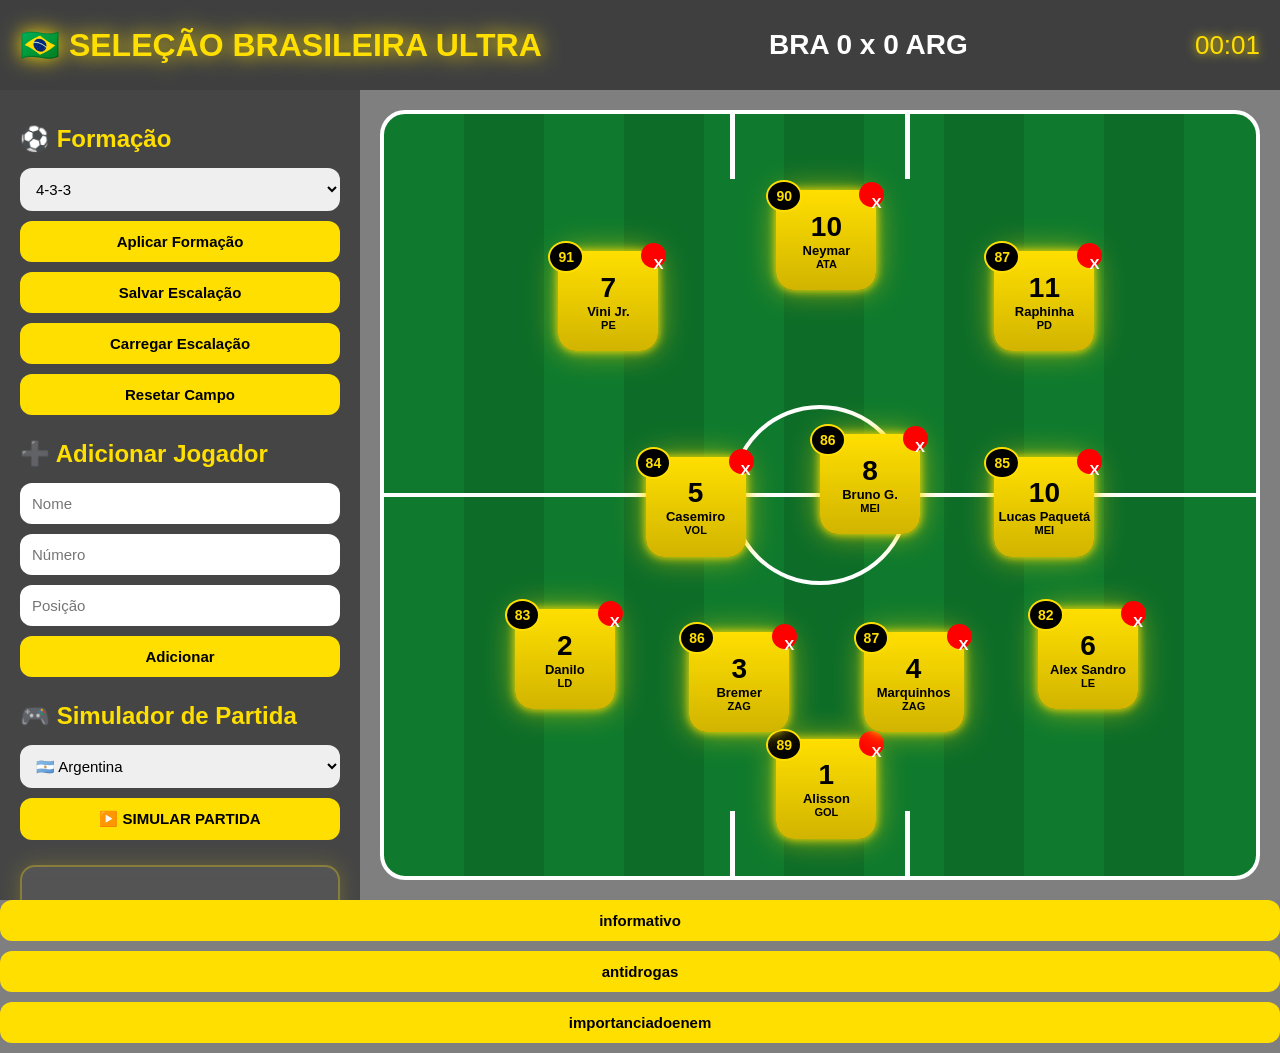
<file: index.html>
<!DOCTYPE html>
<html lang="pt-BR">

<head>

<meta charset="UTF-8">
<meta name="viewport" content="width=device-width, initial-scale=1.0">

<title>🇧🇷 Seleção Brasileira Ultra FIFA</title>

<style>

/* ========================================= */
/* RESET */
/* ========================================= */

*{
margin:0;
padding:0;
box-sizing:border-box;
font-family:Arial,sans-serif;
}

body{

background:
linear-gradient(rgba(0,0,0,.5),rgba(0,0,0,.5)),
url('https://images.unsplash.com/photo-1517466787929-bc90951d0974?q=80&w=1600');

background-size:cover;
background-position:center;

color:white;

overflow:hidden;

}

/* ========================================= */
/* INTRO */
/* ========================================= */

#intro{

position:fixed;

top:0;
left:0;

width:100%;
height:100%;

background:
linear-gradient(rgba(0,0,0,.85),rgba(0,0,0,.85)),
url('https://images.unsplash.com/photo-1517466787929-bc90951d0974?q=80&w=1600');

background-size:cover;
background-position:center;

display:flex;
justify-content:center;
align-items:center;

z-index:999999;

animation:sumirIntro 5s forwards;

}

.introConteudo{

text-align:center;

animation:zoomIntro 2s ease;

}

.logoIntro{

font-size:70px;

color:#ffdf00;

text-shadow:
0 0 20px #ffdf00,
0 0 40px #ffdf00,
0 0 80px white;

margin-bottom:20px;

animation:pulsar 1.5s infinite;

}

.subIntro{

font-size:28px;

letter-spacing:8px;

margin-bottom:40px;

}

.bolaIntro{

font-size:90px;

animation:girar 2s linear infinite;

}

/* ========================================= */
/* TOPO */
/* ========================================= */

.topo{

height:90px;

background:rgba(0,0,0,.5);

display:flex;
justify-content:space-between;
align-items:center;

padding:20px;

backdrop-filter:blur(10px);

}

.titulo{

font-size:32px;
font-weight:bold;

color:#ffdf00;

text-shadow:
0 0 20px #ffdf00;

}

.placar{

font-size:28px;
font-weight:bold;

}

.crono{

font-size:26px;

color:#ffdf00;

text-shadow:
0 0 10px #ffdf00;

}

/* ========================================= */
/* CONTAINER */
/* ========================================= */

.container{

display:flex;

height:calc(100vh - 90px);

}

/* ========================================= */
/* MENU */
/* ========================================= */

.menu{

width:360px;

background:rgba(0,0,0,.45);

backdrop-filter:blur(10px);

padding:20px;

overflow-y:auto;

}

.menu h2{

margin:15px 0;

color:#ffdf00;

}

/* BOTÕES */

button,
input,
select{

width:100%;

padding:12px;

margin-bottom:10px;

border:none;
border-radius:12px;

font-size:15px;

}

button{

background:#ffdf00;

font-weight:bold;

cursor:pointer;

transition:.2s;

}

button:hover{

transform:scale(1.03);

box-shadow:
0 0 20px #ffdf00;

}

/* ========================================= */
/* LISTA */
/* ========================================= */

.lista{

display:flex;
flex-direction:column;
gap:8px;

}

.item{

padding:10px;

border-radius:10px;

background:rgba(255,255,255,.08);

cursor:pointer;

transition:.2s;

}

.item:hover{

transform:translateX(5px);

background:rgba(255,255,255,.2);

}

.item b{

font-size:16px;
color:#ffdf00;

}

/* ========================================= */
/* CAMPO */
/* ========================================= */

.campo{

flex:1;

margin:20px;

position:relative;

border-radius:25px;

overflow:hidden;

border:4px solid white;

background:
repeating-linear-gradient(
90deg,
#0f7a2d 0px,
#0f7a2d 80px,
#0d6d28 80px,
#0d6d28 160px
);

}

/* LINHAS */

.linha-meio{

position:absolute;

width:100%;
height:4px;

background:white;

top:50%;

transform:translateY(-50%);

}

.centro{

position:absolute;

width:180px;
height:180px;

border:4px solid white;
border-radius:50%;

top:50%;
left:50%;

transform:translate(-50%,-50%);

}

/* GOLS */

.gol{

position:absolute;

width:180px;
height:70px;

left:50%;

transform:translateX(-50%);

border:5px solid white;

z-index:2;

}

.topo-gol{

top:-5px;

border-bottom:none;

}

.baixo-gol{

bottom:-5px;

border-top:none;

}

/* ========================================= */
/* JOGADORES */
/* ========================================= */

.jogador{

position:absolute;

width:100px;
height:100px;

background:
linear-gradient(#ffdf00,#d1b400);

color:black;

border-radius:18px;

display:flex;
flex-direction:column;
justify-content:center;
align-items:center;

cursor:grab;

font-weight:bold;

box-shadow:
0 0 10px #ffdf00,
0 0 30px rgba(255,223,0,.6);

transition:.15s;

user-select:none;

z-index:10;

}

.jogador:hover{

transform:scale(1.08);

}

.overall{

position:absolute;

top:-10px;
left:-10px;

background:black;

color:#ffdf00;

padding:6px 8px;

border-radius:50%;

font-size:14px;

border:2px solid #ffdf00;

}

.numero{

font-size:28px;

}

.nome{

font-size:13px;

}

.pos{

font-size:11px;

}

/* REMOVER */

.remover{

position:absolute;

top:-8px;
right:-8px;

width:25px;
height:25px;

border:none;
border-radius:50%;

background:red;

color:white;

cursor:pointer;

}

/* ========================================= */
/* RESULTADO */
/* ========================================= */

#resultadoPartida{

margin-top:15px;

padding:20px;

border-radius:15px;

background:
rgba(255,255,255,.08);

border:
2px solid rgba(255,223,0,.3);

font-size:18px;

font-weight:bold;

text-align:center;

color:white;

box-shadow:
0 0 20px rgba(255,223,0,.2);

min-height:120px;

display:flex;
justify-content:center;
align-items:center;

}

/* ========================================= */
/* GOL ANIMAÇÃO */
/* ========================================= */

.golAnimacao{

position:fixed;

top:40%;
left:50%;

transform:translateX(-50%);

font-size:80px;

font-weight:bold;

color:#ffdf00;

z-index:9999;

text-shadow:
0 0 20px #ffdf00,
0 0 40px white;

animation:golZoom 2s ease;

}

/* ========================================= */
/* ANIMAÇÕES */
/* ========================================= */

@keyframes girar{

from{
transform:rotate(0deg);
}

to{
transform:rotate(360deg);
}

}

@keyframes pulsar{

0%{
transform:scale(1);
}

50%{
transform:scale(1.1);
}

100%{
transform:scale(1);
}

}

@keyframes zoomIntro{

from{
transform:scale(.5);
opacity:0;
}

to{
transform:scale(1);
opacity:1;
}

}

@keyframes sumirIntro{

0%{
opacity:1;
visibility:visible;
}

80%{
opacity:1;
}

100%{
opacity:0;
visibility:hidden;
}

}

@keyframes golZoom{

0%{
transform:translateX(-50%) scale(.2);
opacity:0;
}

50%{
transform:translateX(-50%) scale(1.3);
opacity:1;
}

100%{
transform:translateX(-50%) scale(1);
opacity:0;
}

}

/* ========================================= */
/* MOBILE */
/* ========================================= */

@media(max-width:900px){

.container{
flex-direction:column;
}

.menu{
width:100%;
height:320px;
}

.campo{
margin:10px;
height:100%;
}

.logoIntro{
font-size:40px;
}

.subIntro{
font-size:18px;
}

}

</style>

</head>

<body>

<!-- INTRO -->

<div id="intro">

<div class="introConteudo">

<h1 class="logoIntro">
🇧🇷 SELEÇÃO BRASILEIRA
</h1>

<p class="subIntro">
ULTRA FIFA EXPERIENCE
</p>

<div class="bolaIntro">
⚽
</div>

</div>

</div>

<!-- TOPO -->

<div class="topo">

<div class="titulo">
🇧🇷 SELEÇÃO BRASILEIRA ULTRA
</div>

<div class="placar">
BRA 0 x 0 ARG
</div>

<div class="crono" id="cronometro">
00:00
</div>

</div>

<!-- CONTAINER -->

<div class="container">

<!-- MENU -->

<div class="menu">

<h2>⚽ Formação</h2>

<select id="formacao">

<option value="433">4-3-3</option>
<option value="442">4-4-2</option>
<option value="352">3-5-2</option>

</select>

<button onclick="mudarFormacao()">
Aplicar Formação
</button>

<button onclick="salvarEscalacao()">
Salvar Escalação
</button>

<button onclick="carregarEscalacao()">
Carregar Escalação
</button>

<button onclick="resetarCampo()">
Resetar Campo
</button>

<h2>➕ Adicionar Jogador</h2>

<input type="text" id="nome" placeholder="Nome">

<input type="number" id="numero" placeholder="Número">

<input type="text" id="posicao" placeholder="Posição">

<button onclick="adicionarJogador()">
Adicionar
</button>

<h2>🎮 Simulador de Partida</h2>

<select id="adversario">

<option value="Argentina">🇦🇷 Argentina</option>
<option value="França">🇫🇷 França</option>
<option value="Espanha">🇪🇸 Espanha</option>
<option value="Inglaterra">🏴 Inglaterra</option>
<option value="Alemanha">🇩🇪 Alemanha</option>
<option value="Portugal">🇵🇹 Portugal</option>
<option value="Uruguai">🇺🇾 Uruguai</option>

</select>

<button onclick="simularPartida()">
▶️ SIMULAR PARTIDA
</button>

<div id="resultadoPartida">
AGUARDANDO PARTIDA...
</div>

<h2>🪑 Banco de Reservas</h2>

<div class="lista" id="listaJogadores"></div>

</div>

<!-- CAMPO -->

<div class="campo" id="campo">

<div class="linha-meio"></div>

<div class="centro"></div>

<div class="gol topo-gol"></div>

<div class="gol baixo-gol"></div>

</div>

</div>

<!-- SOM -->

<audio id="torcida" loop>

<source src="https://cdn.pixabay.com/download/audio/2022/03/15/audio_4d4db9c2db.mp3?filename=stadium-crowd-ambience-110673.mp3">

</audio>

<script>

/* ========================================= */
/* JOGADORES */
/* ========================================= */

const jogadores = [

["Alisson",1,"GOL",89,"Liverpool"],
["Ederson",23,"GOL",88,"Fenerbahçe"],
["Weverton",12,"GOL",84,"Grêmio"],

["Alex Sandro",6,"LE",82,"Flamengo"],
["Bremer",3,"ZAG",86,"Juventus"],
["Danilo",2,"LD",83,"Flamengo"],
["Douglas Santos",16,"LE",81,"Zenit"],
["Gabriel Magalhães",14,"ZAG",87,"Arsenal"],
["Ibañez",15,"ZAG",84,"Al-Ahli"],
["Léo Pereira",4,"ZAG",82,"Flamengo"],
["Marquinhos",13,"ZAG",87,"PSG"],
["Wesley",22,"LD",80,"Roma"],

["Bruno Guimarães",8,"MEI",86,"Newcastle"],
["Casemiro",5,"VOL",84,"Manchester United"],
["Danilo Santos",17,"VOL",79,"Botafogo"],
["Fabinho",18,"VOL",83,"Al-Ittihad"],
["Lucas Paquetá",10,"MEI",85,"Flamengo"],

["Endrick",9,"ATA",82,"Lyon"],
["Gabriel Martinelli",11,"PE",86,"Arsenal"],
["Igor Thiago",19,"ATA",80,"Brentford"],
["Luiz Henrique",20,"PD",83,"Zenit"],
["Matheus Cunha",21,"ATA",84,"Manchester United"],
["Neymar",10,"ATA",90,"Santos"],
["Raphinha",7,"PD",87,"Barcelona"],
["Rayan",24,"ATA",78,"Bournemouth"],
["Vini Jr.",7,"PE",91,"Real Madrid"]

];

const lista =
document.getElementById("listaJogadores");

const campo =
document.getElementById("campo");

/* ========================================= */
/* BANCO */
/* ========================================= */

jogadores.forEach(j => {

const div =
document.createElement("div");

div.className = "item";

div.innerHTML =
`
<b>${j[0]}</b><br>
${j[4]} • ${j[2]} • OVR ${j[3]}
`;

div.onclick = ()=>{

document.getElementById("nome").value = j[0];
document.getElementById("numero").value = j[1];
document.getElementById("posicao").value = j[2];

};

lista.appendChild(div);

});

/* ========================================= */
/* CRIAR JOGADOR */
/* ========================================= */

function criarJogador(
nome,
numero,
pos,
overall,
top,
left
){

const jogador =
document.createElement("div");

jogador.className = "jogador";

jogador.style.top = top;
jogador.style.left = left;

jogador.innerHTML = `

<button class="remover">
X
</button>

<div class="overall">
${overall}
</div>

<div class="numero">
${numero}
</div>

<div class="nome">
${nome}
</div>

<div class="pos">
${pos}
</div>

`;

campo.appendChild(jogador);

jogador.querySelector(".remover")
.onclick = ()=>{

jogador.remove();

};

let segurando = false;

let offsetX, offsetY;

jogador.addEventListener(
"mousedown",
e=>{

segurando = true;

offsetX =
e.clientX - jogador.offsetLeft;

offsetY =
e.clientY - jogador.offsetTop;

});

document.addEventListener(
"mousemove",
e=>{

if(!segurando) return;

let x =
e.clientX - offsetX;

let y =
e.clientY - offsetY;

const maxX =
campo.clientWidth -
jogador.clientWidth;

const maxY =
campo.clientHeight -
jogador.clientHeight;

if(x < 0) x = 0;
if(y < 0) y = 0;

if(x > maxX) x = maxX;
if(y > maxY) y = maxY;

jogador.style.left =
x + "px";

jogador.style.top =
y + "px";

});

document.addEventListener(
"mouseup",
()=>{

segurando = false;

});

}

/* ========================================= */
/* ADICIONAR */
/* ========================================= */

function adicionarJogador(){

const nome =
document.getElementById("nome").value;

const numero =
document.getElementById("numero").value;

const pos =
document.getElementById("posicao").value;

if(!nome || !numero || !pos){

alert("Preencha tudo!");

return;

}

criarJogador(
nome,
numero,
pos,
80,
"40%",
"40%"
);

}

/* ========================================= */
/* RESET */
/* ========================================= */

function resetarCampo(){

document
.querySelectorAll(".jogador")
.forEach(j=>{

j.remove();

});

}

/* ========================================= */
/* SALVAR */
/* ========================================= */

function salvarEscalacao(){

const dados = [];

document
.querySelectorAll(".jogador")
.forEach(j=>{

dados.push({

html:j.innerHTML,
top:j.style.top,
left:j.style.left

});

});

localStorage.setItem(
"escalacaoBrasil",
JSON.stringify(dados)
);

alert("Escalação salva!");

}

/* ========================================= */
/* CARREGAR */
/* ========================================= */

function carregarEscalacao(){

resetarCampo();

const dados =
JSON.parse(
localStorage.getItem(
"escalacaoBrasil"
)
);

if(!dados) return;

dados.forEach(d=>{

const div =
document.createElement("div");

div.className = "jogador";

div.innerHTML = d.html;

div.style.top = d.top;
div.style.left = d.left;

campo.appendChild(div);

});

}

/* ========================================= */
/* FORMAÇÃO */
/* ========================================= */

function mudarFormacao(){

resetarCampo();

criarJogador(
"Alisson",1,"GOL",89,
"82%","45%"
);

criarJogador(
"Danilo",2,"LD",83,
"65%","15%"
);

criarJogador(
"Bremer",3,"ZAG",86,
"68%","35%"
);

criarJogador(
"Marquinhos",4,"ZAG",87,
"68%","55%"
);

criarJogador(
"Alex Sandro",6,"LE",82,
"65%","75%"
);

criarJogador(
"Casemiro",5,"VOL",84,
"45%","30%"
);

criarJogador(
"Bruno G.",8,"MEI",86,
"42%","50%"
);

criarJogador(
"Lucas Paquetá",10,"MEI",85,
"45%","70%"
);

criarJogador(
"Vini Jr.",7,"PE",91,
"18%","20%"
);

criarJogador(
"Neymar",10,"ATA",90,
"10%","45%"
);

criarJogador(
"Raphinha",11,"PD",87,
"18%","70%"
);

}

/* ========================================= */
/* SIMULADOR */
/* ========================================= */

function simularPartida(){

const adversario =
document.getElementById("adversario").value;

let soma = 0;

let nomesJogadores = [];

document
.querySelectorAll(".jogador")
.forEach(j=>{

const overall =
Number(
j.querySelector(".overall").innerHTML
);

const nome =
j.querySelector(".nome").innerHTML;

soma += overall;

nomesJogadores.push(nome);

});

let forcaBrasil =
Math.floor(soma / 11);

const forcas = {

"Argentina":89,
"França":90,
"Espanha":88,
"Inglaterra":87,
"Alemanha":86,
"Portugal":85,
"Uruguai":84

};

const forcaAdv =
forcas[adversario];

let golsBrasil =
Math.floor(Math.random()*4);

let golsAdv =
Math.floor(Math.random()*4);

if(forcaBrasil > forcaAdv){

golsBrasil++;

}

if(forcaAdv > forcaBrasil){

golsAdv++;

}

if(golsBrasil > 5)
golsBrasil = 5;

if(golsAdv > 5)
golsAdv = 5;

/* ARTILHEIROS */

let eventos = [];

for(let i=0;i<golsBrasil;i++){

const jogadorGol =
nomesJogadores[
Math.floor(
Math.random() *
nomesJogadores.length
)
];

const minuto =
Math.floor(Math.random()*90)+1;

eventos.push(
`${minuto}' ⚽ ${jogadorGol}`
);

}

eventos.sort();

/* RESULTADO */

const texto =
`
<div>
<h2>
🇧🇷 Brasil ${golsBrasil} x ${golsAdv} ${adversario}
</h2>

<br>

${eventos.join("<br>")}

</div>
`;

document.getElementById(
"resultadoPartida"
).innerHTML = texto;

document.querySelector(
".placar"
).innerHTML =
`BRA ${golsBrasil} x ${golsAdv} ${adversario.substring(0,3).toUpperCase()}`;

const gol =
document.createElement("div");

gol.className =
"golAnimacao";

if(golsBrasil > golsAdv){

gol.innerHTML =
"⚽ GOOOOOL DO BRASIL";

}else if(golsAdv > golsBrasil){

gol.innerHTML =
"😢 DERROTA";

}else{

gol.innerHTML =
"🤝 EMPATE";

}

document.body.appendChild(gol);

setTimeout(()=>{

gol.remove();

},2000);

document
.getElementById("torcida")
.play();

}

/* ========================================= */
/* CRONÔMETRO */
/* ========================================= */

let segundos = 0;

setInterval(()=>{

segundos++;

let min =
String(
Math.floor(segundos/60)
).padStart(2,"0");

let seg =
String(segundos%60)
.padStart(2,"0");

document.getElementById(
"cronometro"
).innerHTML =
`${min}:${seg}`;

},1000);

/* ========================================= */
/* SOM */
/* ========================================= */

document.body
.addEventListener(
"click",
()=>{

document
.getElementById("torcida")
.play();

},
{once:true}
);

/* ========================================= */
/* INTRO */
/* ========================================= */

setTimeout(()=>{

document.getElementById(
"intro"
).style.display = "none";

},5000);

/* ========================================= */
/* START */
/* ========================================= */

mudarFormacao();

</script>
  <div class="links">
  <a href="informativo.html"><button class="btn">informativo</button></a>
    <a href="antidrogas.html"><button class="btn">antidrogas</button></a>
    <a href="importanciadoenem.html"><button class="btn">importanciadoenem</button></a>
</body>
</html>
</file>
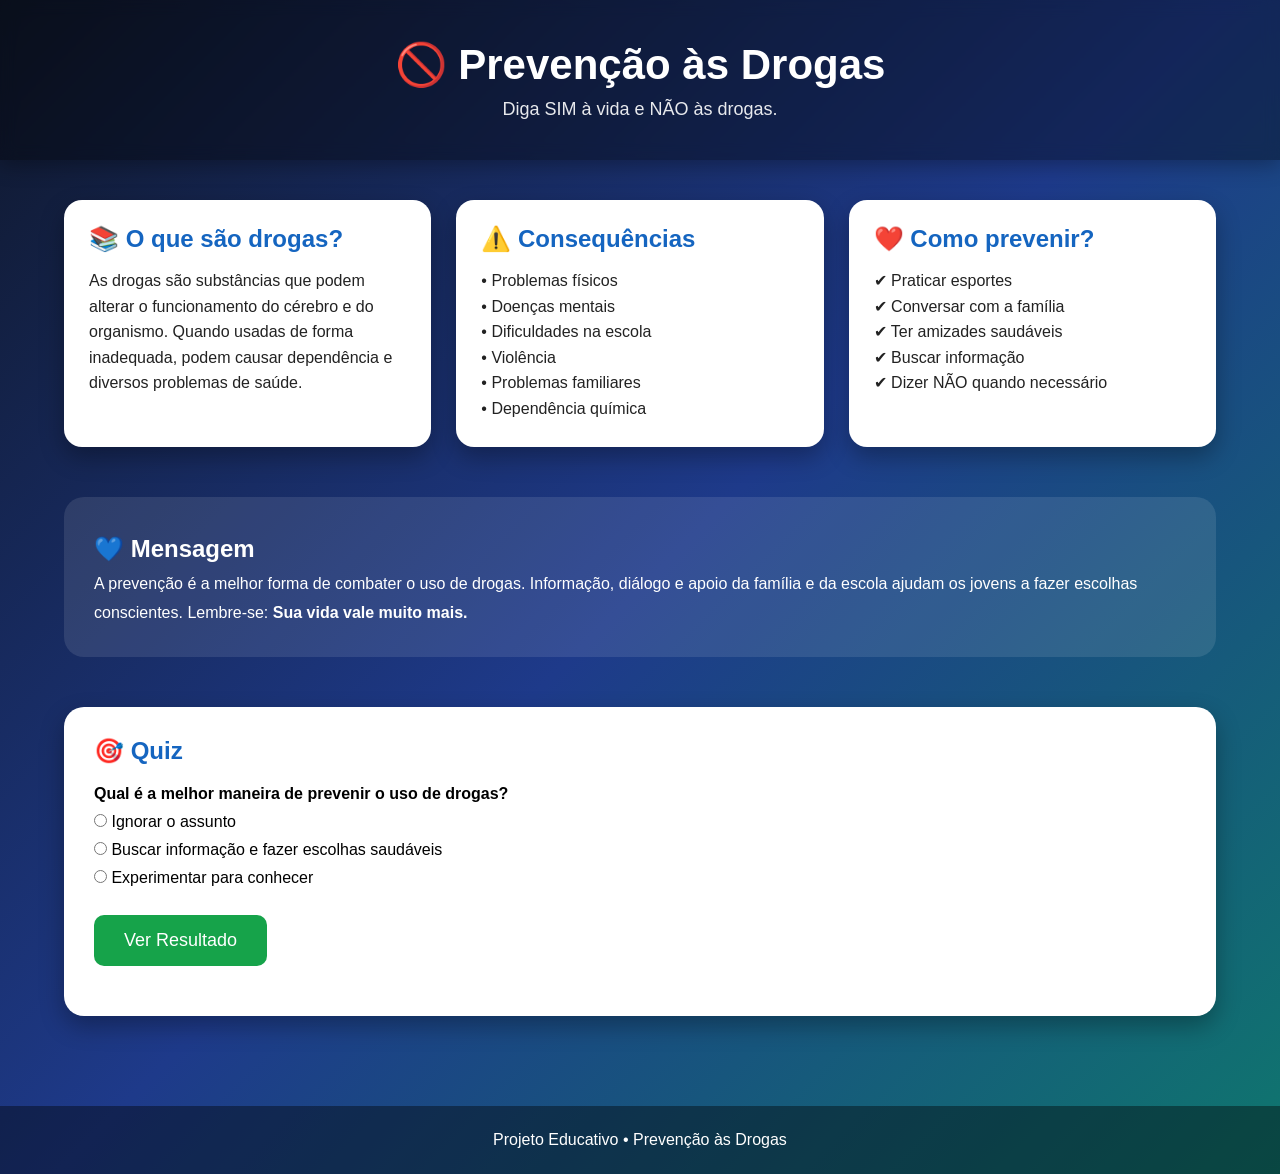
<file: antidrogas.html>
<!DOCTYPE html>
<html lang="pt-BR">
<head>
<meta charset="UTF-8">
<meta name="viewport" content="width=device-width, initial-scale=1.0">

<title>Prevenção às Drogas</title>

<style>

*{
margin:0;
padding:0;
box-sizing:border-box;
font-family:Arial,Helvetica,sans-serif;
}

body{
background:linear-gradient(135deg,#0f172a,#1e3a8a,#0f766e);
color:white;
}

header{
text-align:center;
padding:40px;
background:rgba(0,0,0,.35);
backdrop-filter:blur(8px);
box-shadow:0 5px 20px rgba(0,0,0,.3);
}

header h1{
font-size:42px;
margin-bottom:10px;
}

header p{
font-size:18px;
opacity:.9;
}

.container{
width:90%;
max-width:1200px;
margin:auto;
padding:40px 0;
}

.cards{
display:grid;
grid-template-columns:repeat(auto-fit,minmax(280px,1fr));
gap:25px;
}

.card{
background:white;
color:#222;
border-radius:18px;
padding:25px;
box-shadow:0 10px 25px rgba(0,0,0,.3);
transition:.4s;
}

.card:hover{
transform:translateY(-10px);
}

.card h2{
color:#1565c0;
margin-bottom:15px;
}

.card p{
line-height:1.6;
}

section{
margin-top:50px;
}

button{
background:#16a34a;
color:white;
border:none;
padding:15px 30px;
font-size:18px;
border-radius:10px;
cursor:pointer;
transition:.3s;
}

button:hover{
background:#15803d;
transform:scale(1.05);
}

.quiz{
background:white;
color:black;
padding:30px;
border-radius:20px;
box-shadow:0 10px 25px rgba(0,0,0,.3);
}

.quiz h2{
margin-bottom:20px;
color:#1565c0;
}

.alternativa{
margin:10px 0;
}

footer{
margin-top:50px;
text-align:center;
padding:25px;
background:rgba(0,0,0,.4);
}

#resultado{
margin-top:20px;
font-size:22px;
font-weight:bold;
}

.info{
margin-top:50px;
background:rgba(255,255,255,.1);
padding:30px;
border-radius:20px;
line-height:1.8;
}

</style>

</head>

<body>

<header>

<h1>🚫 Prevenção às Drogas</h1>

<p>Diga SIM à vida e NÃO às drogas.</p>

</header>

<div class="container">

<div class="cards">

<div class="card">

<h2>📚 O que são drogas?</h2>

<p>
As drogas são substâncias que podem alterar o funcionamento do cérebro e do organismo.
Quando usadas de forma inadequada, podem causar dependência e diversos problemas de saúde.
</p>

</div>

<div class="card">

<h2>⚠️ Consequências</h2>

<p>

• Problemas físicos<br>
• Doenças mentais<br>
• Dificuldades na escola<br>
• Violência<br>
• Problemas familiares<br>
• Dependência química

</p>

</div>

<div class="card">

<h2>❤️ Como prevenir?</h2>

<p>

✔ Praticar esportes<br>
✔ Conversar com a família<br>
✔ Ter amizades saudáveis<br>
✔ Buscar informação<br>
✔ Dizer NÃO quando necessário

</p>

</div>

</div>

<div class="info">

<h2>💙 Mensagem</h2>

<p>

A prevenção é a melhor forma de combater o uso de drogas.
Informação, diálogo e apoio da família e da escola ajudam os jovens a fazer escolhas conscientes.

Lembre-se:

<strong>
Sua vida vale muito mais.
</strong>

</p>

</div>

<section>

<div class="quiz">

<h2>🎯 Quiz</h2>

<p><strong>Qual é a melhor maneira de prevenir o uso de drogas?</strong></p>

<div class="alternativa">
<input type="radio" name="quiz" value="0">
 Ignorar o assunto
</div>

<div class="alternativa">
<input type="radio" name="quiz" value="1">
 Buscar informação e fazer escolhas saudáveis
</div>

<div class="alternativa">
<input type="radio" name="quiz" value="0">
 Experimentar para conhecer
</div>

<br>

<button onclick="corrigir()">
Ver Resultado
</button>

<div id="resultado"></div>

</div>

</section>

</div>

<footer>

Projeto Educativo • Prevenção às Drogas

</footer>

<script>

function corrigir(){

let resposta=document.querySelector('input[name="quiz"]:checked');

if(!resposta){

alert("Escolha uma alternativa!");

return;

}

if(resposta.value=="1"){

document.getElementById("resultado").innerHTML=
"✅ Parabéns! A informação e as escolhas saudáveis são as melhores formas de prevenção.";

document.getElementById("resultado").style.color="green";

}else{

document.getElementById("resultado").innerHTML=
"❌ Resposta incorreta. A prevenção acontece por meio da informação, do diálogo e de hábitos saudáveis.";

document.getElementById("resultado").style.color="red";

}

}

</script>

</body>
</html>
</file>
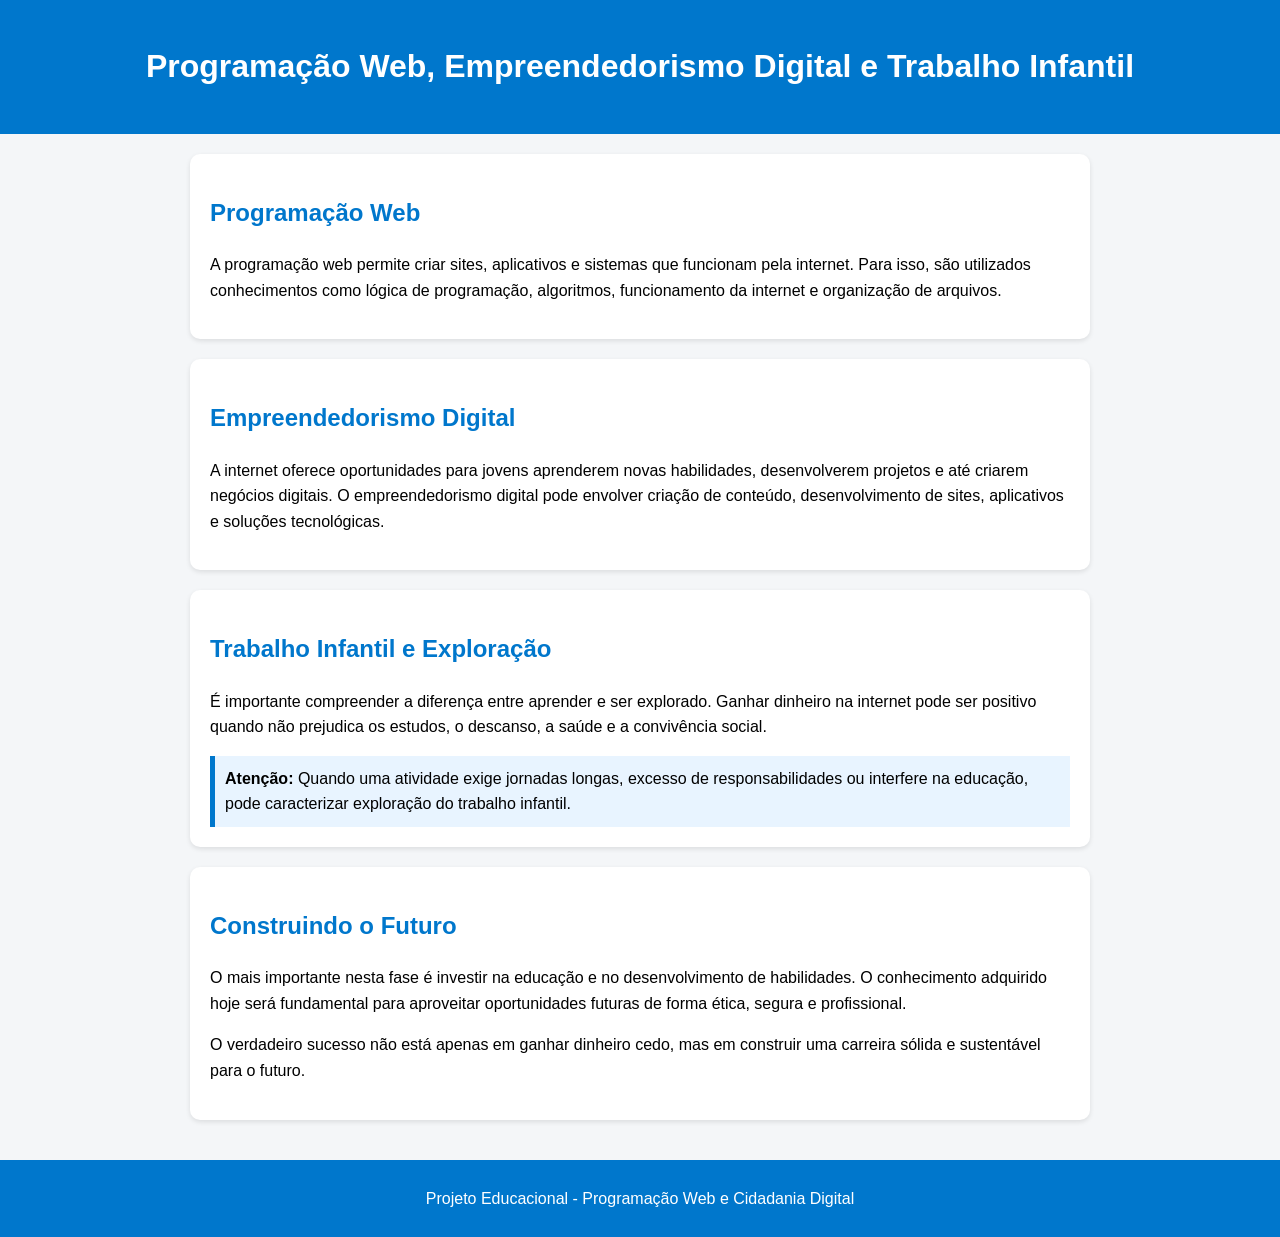
<file: informativo.html>
<!DOCTYPE html>
<html lang="pt-BR">
<head>
    <meta charset="UTF-8">
    <meta name="viewport" content="width=device-width, initial-scale=1.0">
    <title>Programação Web e Empreendedorismo Digital</title>
    <style>
        body {
            font-family: Arial, sans-serif;
            background-color: #f4f6f8;
            margin: 0;
            padding: 0;
            line-height: 1.6;
        }

        header {
            background-color: #0077cc;
            color: white;
            text-align: center;
            padding: 20px;
        }

        main {
            max-width: 900px;
            margin: auto;
            padding: 20px;
        }

        section {
            background-color: white;
            margin-bottom: 20px;
            padding: 20px;
            border-radius: 10px;
            box-shadow: 0 2px 5px rgba(0,0,0,0.1);
        }

        h2 {
            color: #0077cc;
        }

        footer {
            text-align: center;
            background-color: #0077cc;
            color: white;
            padding: 10px;
        }

        .destaque {
            background-color: #e8f4ff;
            border-left: 5px solid #0077cc;
            padding: 10px;
            margin-top: 10px;
        }
    </style>
</head>
<body>

    <header>
        <h1>Programação Web, Empreendedorismo Digital e Trabalho Infantil</h1>
    </header>

    <main>

        <section>
            <h2>Programação Web</h2>
            <p>
                A programação web permite criar sites, aplicativos e sistemas que funcionam pela internet.
                Para isso, são utilizados conhecimentos como lógica de programação, algoritmos,
                funcionamento da internet e organização de arquivos.
            </p>
        </section>

        <section>
            <h2>Empreendedorismo Digital</h2>
            <p>
                A internet oferece oportunidades para jovens aprenderem novas habilidades,
                desenvolverem projetos e até criarem negócios digitais. O empreendedorismo digital
                pode envolver criação de conteúdo, desenvolvimento de sites, aplicativos e soluções tecnológicas.
            </p>
        </section>

        <section>
            <h2>Trabalho Infantil e Exploração</h2>
            <p>
                É importante compreender a diferença entre aprender e ser explorado. Ganhar dinheiro
                na internet pode ser positivo quando não prejudica os estudos, o descanso, a saúde e a convivência social.
            </p>

            <div class="destaque">
                <strong>Atenção:</strong> Quando uma atividade exige jornadas longas, excesso de responsabilidades
                ou interfere na educação, pode caracterizar exploração do trabalho infantil.
            </div>
        </section>

        <section>
            <h2>Construindo o Futuro</h2>
            <p>
                O mais importante nesta fase é investir na educação e no desenvolvimento de habilidades.
                O conhecimento adquirido hoje será fundamental para aproveitar oportunidades futuras de forma ética,
                segura e profissional.
            </p>

            <p>
                O verdadeiro sucesso não está apenas em ganhar dinheiro cedo, mas em construir uma carreira sólida
                e sustentável para o futuro.
            </p>
        </section>

    </main>

    <footer>
        <p>Projeto Educacional - Programação Web e Cidadania Digital</p>
    </footer>

</body>
</html>
</file>
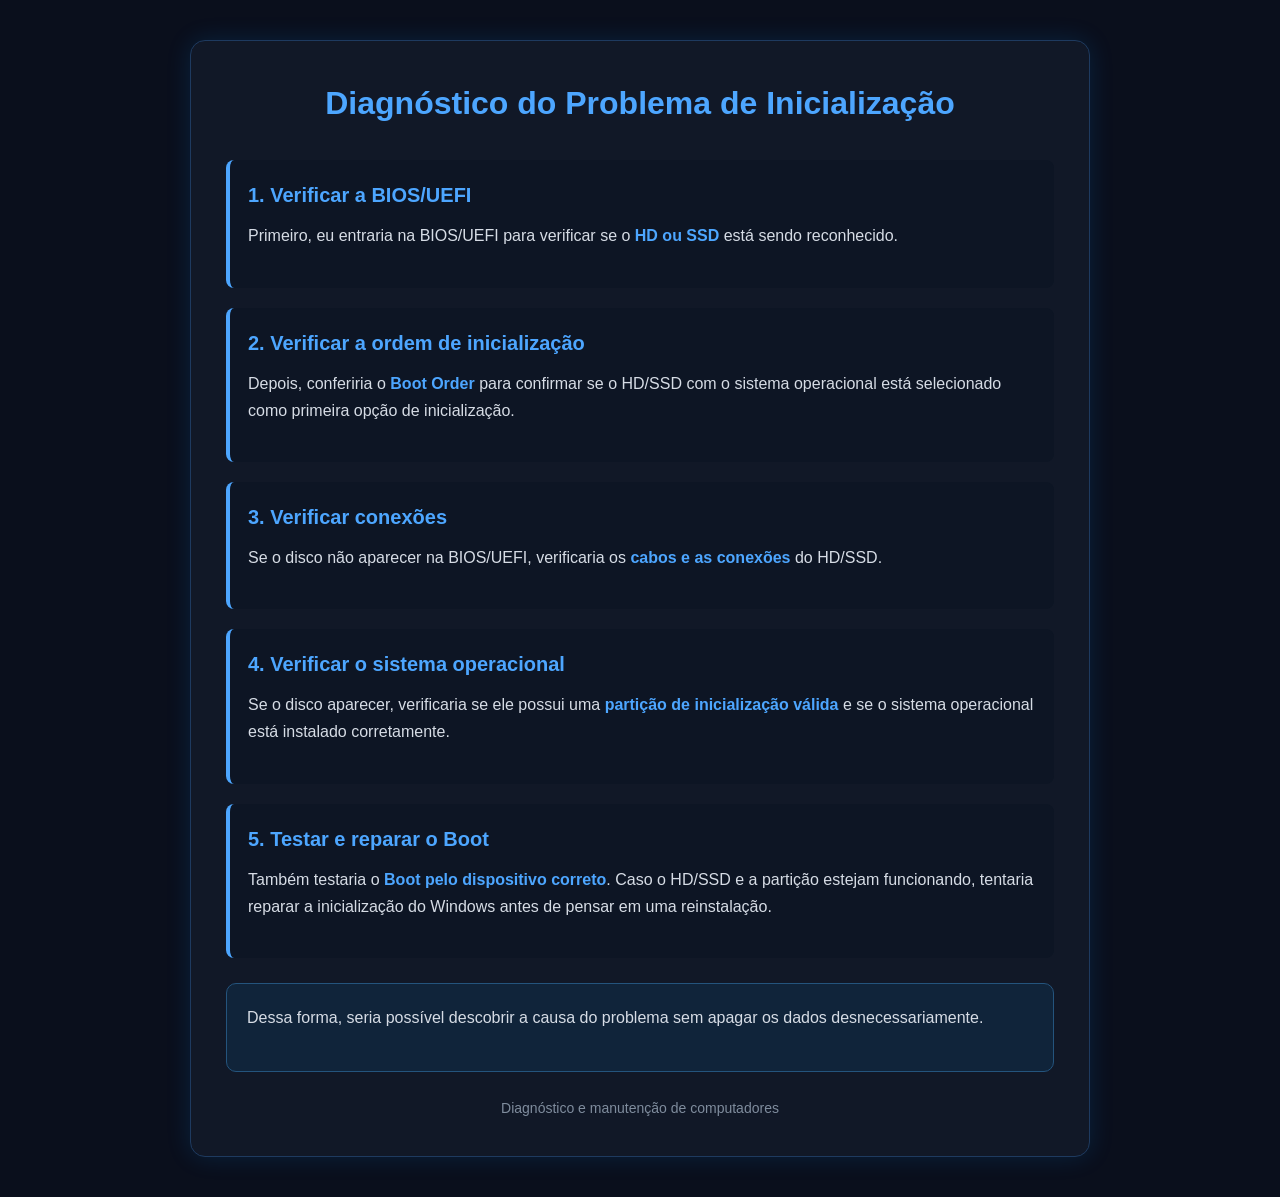
<file: sistema.html>
<!DOCTYPE html>
<html lang="pt-BR">
<head>
    <meta charset="UTF-8">
    <meta name="viewport" content="width=device-width, initial-scale=1.0">
    <title>Diagnóstico de Inicialização</title>

    <style>
        * {
            margin: 0;
            padding: 0;
            box-sizing: border-box;
        }

        body {
            font-family: Arial, sans-serif;
            background: #0a0f1c;
            color: #f1f1f1;
            line-height: 1.7;
            padding: 40px 20px;
        }

        .container {
            max-width: 900px;
            margin: auto;
            background: #111827;
            padding: 35px;
            border-radius: 15px;
            box-shadow: 0 0 25px rgba(0, 140, 255, 0.15);
            border: 1px solid #1e3a5f;
        }

        h1 {
            color: #4da6ff;
            text-align: center;
            margin-bottom: 30px;
        }

        p {
            margin-bottom: 20px;
            color: #d6dce5;
        }

        strong {
            color: #4da6ff;
        }

        .etapa {
            background: #0d1524;
            border-left: 4px solid #4da6ff;
            padding: 18px;
            margin: 20px 0;
            border-radius: 8px;
        }

        .etapa h2 {
            color: #4da6ff;
            font-size: 20px;
            margin-bottom: 10px;
        }

        .conclusao {
            margin-top: 25px;
            padding: 20px;
            background: #10243a;
            border-radius: 10px;
            border: 1px solid #24547d;
        }

        footer {
            text-align: center;
            margin-top: 25px;
            color: #7f8c9d;
            font-size: 14px;
        }
    </style>
</head>

<body>

    <div class="container">

        <h1>Diagnóstico do Problema de Inicialização</h1>

        <div class="etapa">
            <h2>1. Verificar a BIOS/UEFI</h2>
            <p>
                Primeiro, eu entraria na BIOS/UEFI para verificar se o
                <strong>HD ou SSD</strong> está sendo reconhecido.
            </p>
        </div>

        <div class="etapa">
            <h2>2. Verificar a ordem de inicialização</h2>
            <p>
                Depois, conferiria o <strong>Boot Order</strong> para confirmar
                se o HD/SSD com o sistema operacional está selecionado como
                primeira opção de inicialização.
            </p>
        </div>

        <div class="etapa">
            <h2>3. Verificar conexões</h2>
            <p>
                Se o disco não aparecer na BIOS/UEFI, verificaria os
                <strong>cabos e as conexões</strong> do HD/SSD.
            </p>
        </div>

        <div class="etapa">
            <h2>4. Verificar o sistema operacional</h2>
            <p>
                Se o disco aparecer, verificaria se ele possui uma
                <strong>partição de inicialização válida</strong> e se o
                sistema operacional está instalado corretamente.
            </p>
        </div>

        <div class="etapa">
            <h2>5. Testar e reparar o Boot</h2>
            <p>
                Também testaria o <strong>Boot pelo dispositivo correto</strong>.
                Caso o HD/SSD e a partição estejam funcionando, tentaria
                reparar a inicialização do Windows antes de pensar em uma
                reinstalação.
            </p>
        </div>

        <div class="conclusao">
            <p>
                Dessa forma, seria possível descobrir a causa do problema
                sem apagar os dados desnecessariamente.
            </p>
        </div>

        <footer>
            Diagnóstico e manutenção de computadores
        </footer>

    </div>

</body>
</html>
</file>
